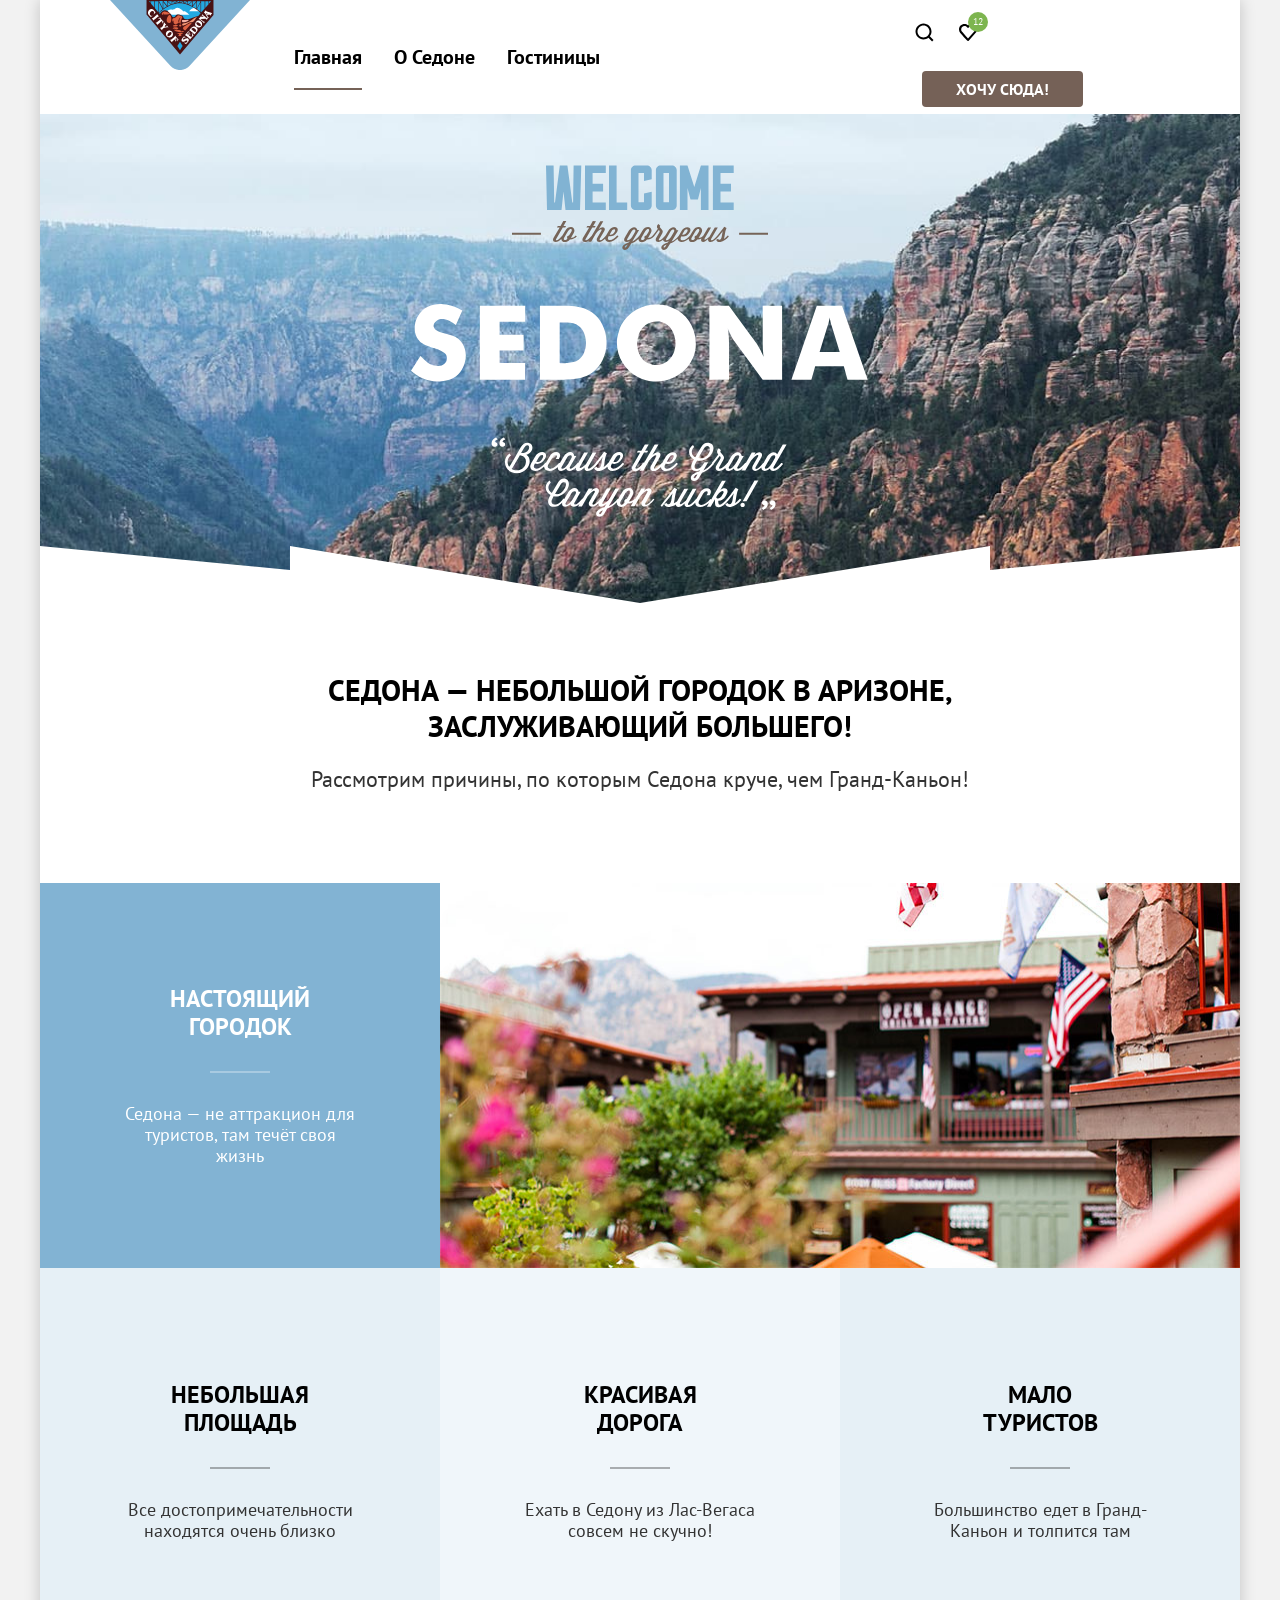
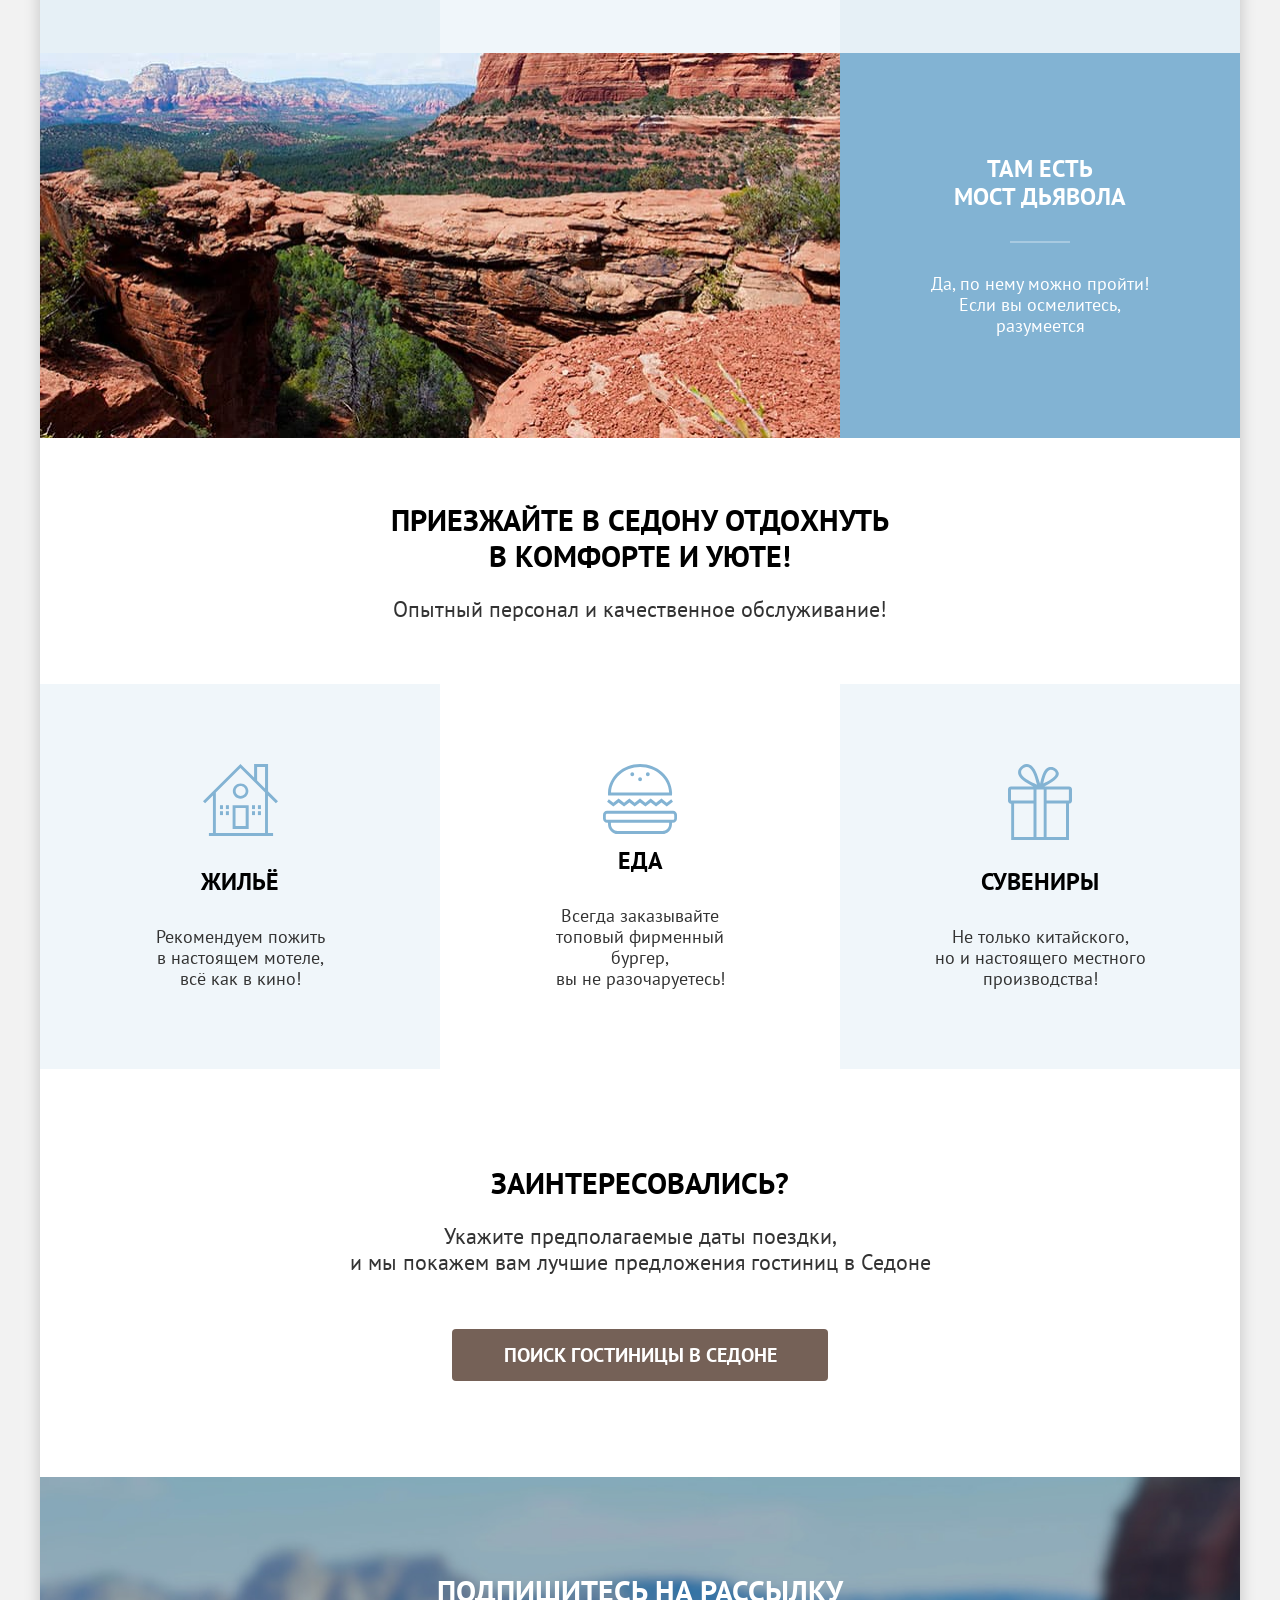
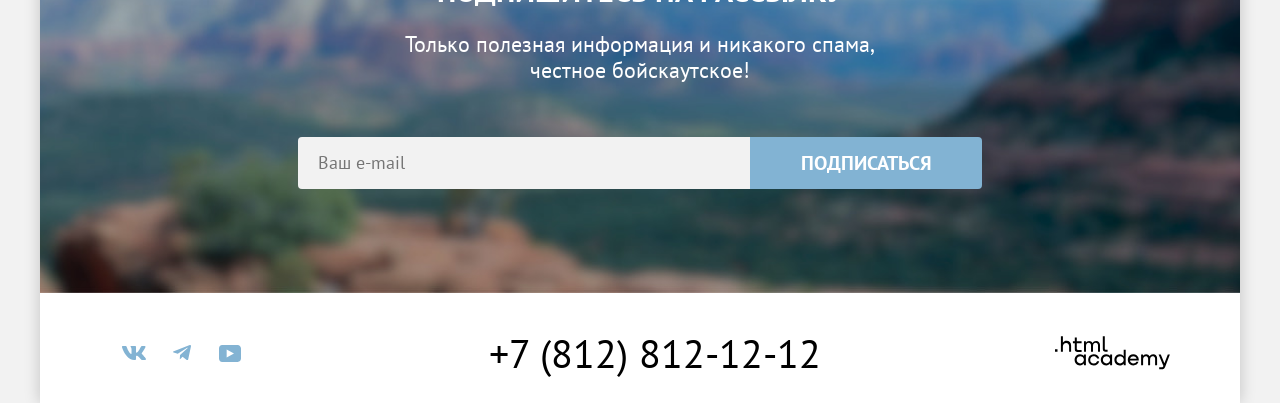
<file: index.html>
<!DOCTYPE html>
<html lang="ru">

  <head>
    <meta charset="utf-8">
    <title>HTML Academy: Седона. Главная</title>
    <link rel="icon" sizes="32x32" href="favicon.ico">
    <link rel="stylesheet" href="styles/styles.css">
  </head>

  <body>

    <div class="page-wrapper">

      <header class="page-header">
        <a class="logo" href="index.html" aria-current="page">
          <img src="images/logos/logo-sedona.svg" alt="Логотип 'City of Sedona'" width="140" height="70">
        </a>

        <nav class="navigation">
          <ul class="navigation-menu-list">
            <li class="navigation-menu-item">
              <a class="navigation-menu-link current" href="index.html" aria-current="page">Главная</a>
            </li>
            <li class="navigation-menu-item">
              <a class="navigation-menu-link" href="#">О Седоне</a>
            </li>
            <li class="navigation-menu-item">
              <a class="navigation-menu-link" href="catalog.html">Гостиницы</a>
            </li>
          </ul>
          <ul class="navigation-controls-list">
            <li class="navigation-controls-item">
              <a class="navigation-controls-link icon-link search" href="#">
                <span class="visually-hidden">Поиск</span>
              </a>
            </li>
            <li class="navigation-controls-item">
              <a class="navigation-controls-link icon-link favorites" href="#">
                <span class="visually-hidden">Отелей в избранном:</span>
                <span class="icon-favorites-badge">12</span>
              </a>
            </li>
            <li class="navigation-controls-item">
              <a class="navigation-controls-link nav-button brown-button" href="#">Хочу сюда!</a>
            </li>
          </ul>
        </nav>

      </header>


      <main class="main">

        <section class="hero-block">
          <h1 class="visually-hidden">Добро пожаловать в Седону</h1>
          <img class="hero-image" src="images/index/welcome.svg"
            alt="Welcome to the gorgeous Sedona, because the Grand Canyon sucks!" width="458" height="352">
        </section>

        <section class="message intro-section">
          <h2 class="message-title">Седона — небольшой городок в Аризоне, <br>заслуживающий большего!</h2>
          <p class="message-description">Рассмотрим причины, по которым Седона круче, чем Гранд-Каньон!</p>
        </section>

        <section class="advantages">
          <h2 class="visually-hidden">Преимущества</h2>

          <ul class="advantages-list">
            <li class="advantages-picture-container">
              <div class="advantages-item">
                <h3 class="advantages-title white">Настоящий <br>городок</h3>
                <hr class="advantages-divider">
                <p class="advantages-description white">Седона — не аттракцион для <br>туристов, там течёт своя
                  <br>жизнь
                </p>
              </div>
              <img src="images/index/photo-1.jpg"
                alt="Зелёная улочка Седоны с видом на гриль-бар и таверну 'Open Range'" width="800" height="385"
                class="advantages-picture">
            </li>
            <li class="advantages-item">
              <h3 class="advantages-title">Небольшая <br>площадь</h3>
              <hr class="advantages-divider">
              <p class="advantages-description">Все достопримечательности <br>находятся очень близко</p>
            </li>
            <li class="advantages-item">
              <h3 class="advantages-title">Красивая <br>дорога</h3>
              <hr class="advantages-divider">
              <p class="advantages-description">Ехать в Седону из Лас-Вегаса <br>совсем не скучно!</p>
            </li>
            <li class="advantages-item">
              <h3 class="advantages-title">Мало <br>туристов</h3>
              <hr class="advantages-divider">
              <p class="advantages-description">Большинство едет в Гранд-<br>Каньон и толпится там</p>
            </li>
            <li class="advantages-picture-container">
              <img src="images/index/photo-2.jpg" alt="Красная каменная арка Моста Дьявола" width="800" height="385"
                class="advantages-picture">
              <div class="advantages-item">
                <h3 class="advantages-title white">Там есть <br>мост дьявола</h3>
                <hr class="advantages-divider">
                <p class="advantages-description white">Да, по нему можно пройти! <br>Если вы осмелитесь, <br>разумеется
                </p>
              </div>

            </li>
          </ul>
        </section>

        <section class="message invitation-section">
          <h2 class="message-title">Приезжайте в Седону отдохнуть <br>в комфорте и уюте!</h2>
          <p class="message-description">Опытный персонал и качественное обслуживание!</p>
        </section>

        <section class="services">
          <h2 class="visually-hidden">Услуги</h2>

          <ul class="services-list">
            <li class="services-item icon-house">
              <h3 class="services-title">Жильё</h3>
              <p class="services-description">Рекомендуем пожить <br>в настоящем мотеле, <br>всё как в кино!</p>
            </li>
            <li class="services-item icon-food">
              <h3 class="services-title">Еда</h3>
              <p class="services-description">Всегда заказывайте <br>топовый фирменный бургер, <br>вы не
                разочаруетесь!</p>
            </li>
            <li class="services-item icon-gift">
              <h3 class="services-title">Сувениры</h3>
              <p class="services-description">Не только китайского, <br>но и настоящего местного <br>производства!</p>
            </li>
          </ul>
        </section>

        <section class="message interested-section">
          <h2 class="message-title">Заинтересовались?</h2>
          <p class="message-description">Укажите предполагаемые даты поездки, <br>и мы покажем вам лучшие предложения
            гостиниц в Седоне</p>

          <button class="message button brown-button" type="button" popovertarget="search-dialog">Поиск гостиницы в
            Седоне</button>
        </section>

        <section class="message subscribe-section white">
          <h2 class="message-title white">Подпишитесь на рассылку</h2>
          <p class="message-description white">Только полезная информация и никакого спама, <br>честное бойскаутское!
          </p>

          <form class="subscribe-form white" action="https://echo.htmlacademy.ru/" method="post">
            <label class="visually-hidden" for="subscription-email">Укажите свой e-mail:</label>
            <input class="subscribe-input input-text" type="email" id="subscription-email" name="user-email"
              placeholder="Ваш e-mail" required>
            <button class="subscribe button blue-button" type="submit">Подписаться</button>
          </form>
        </section>

        <dialog id="search-dialog" class="search-dialog" popover>
          <div class="search-dialog-header">
            <h2 class="dialog-title">Поиск гостиницы в Седоне</h2>
            <button popovertarget="search-dialog" popovertargetaction="hide" class="close-button grey-button"
              type="button">
              <span class="visually-hidden">Закрыть диалог</span>
            </button>
          </div>
          <form action="https://echo.htmlacademy.ru/" class="search-dialog-form">
            <label for="check-in-date" class="search-dialog-label">Дата заезда:</label>
            <div class="search-dialog-container-long">
              <input type="text" name="check-in-date" id="check-in-date" value="27 апреля 2020"
                class="search-dialog-input search-dialog-input-date input-text" required>
              <p class="dialog-message error">Мы не можем отправить вас в прошлое.</p>
            </div>
            <label for="check-out-date" class="search-dialog-label">Дата выезда:</label>
            <div class="search-dialog-container-long">
              <input type="text" name="check-out-date" id="check-out-date" value="1 сентября 2023"
                class="search-dialog-input search-dialog-input-date input-text" required>
              <p class="dialog-message info">На эти даты есть свободные номера. Пока есть.</p>
            </div>
            <label for="adults-number" class="search-dialog-label">Взрослые:</label>
            <span class="input-number-container">
              <button class="minus-button grey-button" type="button">
                <span class="visually-hidden">
                  Убрать один
                </span>
              </button>
              <input type="number" name="adults-number" id="adults-number" value="2"
                class="search-dialog-input search-dialog-input-number input-text input-number" required>
              <button class="plus-button grey-button" type="button">
                <span class="visually-hidden">
                  Добавить один
                </span>
              </button>
            </span>
            <div class="children-container">
              <div class="children-label-container">
                <label for="children-number" class="search-dialog-label">Дети:</label>
                <button class="icon-info" type="button">
                  <span class="visually-hidden">info children</span>
                  <span class="children-tooltip" role="tooltip">
                    Укажите количество детей, которые будут с вами, возраст которых от 6 до 18 лет. Дети до 6 лет
                    размещаются бесплатно.
                  </span>
                </button>
              </div>
              <span class="input-number-container">
                <button class="minus-button grey-button" type="button">
                  <span class="visually-hidden">
                    Убрать один
                  </span>
                </button>
                <input type="number" name="children-number" id="children-number" value="2"
                  class="search-dialog-input search-dialog-input-number input-text input-number">
                <button class="plus-button grey-button" type="button">
                  <span class="visually-hidden">
                    Добавить один
                  </span>
                </button>
              </span>
            </div>
            <button type="submit" class="search-dialog-submit blue-button">Найти</button>
          </form>

        </dialog>
      </main>


      <footer class="page-footer">

        <section class="footer-section">
          <ul class="socials-list">
            <li class="socials-item">
              <a class="socials-link" href="https://vk.com/htmlacademy" target="_blank" rel="noopener noreferrer">
                <svg role="img" aria-label="ВКонтакте" width="24" height="14" viewBox="0 0 24 14" fill="currentColor"
                  xmlns="http://www.w3.org/2000/svg">
                  <path fill-rule="evenodd" clip-rule="evenodd"
                    d="M23.45 0.948C23.616 0.402 23.45 0 22.655 0H20.03C19.362 0 19.054 0.347 18.887 0.73C18.887 0.73 17.552 3.926 15.661 6.002C15.049 6.604 14.771 6.795 14.437 6.795C14.27 6.795 14.019 6.604 14.019 6.057V0.948C14.019 0.292 13.835 0 13.279 0H9.151C8.734 0 8.483 0.304 8.483 0.593C8.483 1.214 9.429 1.358 9.526 3.106V6.904C9.526 7.737 9.373 7.888 9.039 7.888C8.149 7.888 5.984 4.677 4.699 1.003C4.45 0.288 4.198 0 3.527 0H0.9C0.15 0 0 0.347 0 0.73C0 1.412 0.89 4.8 4.145 9.281C6.315 12.341 9.37 14 12.153 14C13.822 14 14.028 13.632 14.028 12.997V10.684C14.028 9.947 14.186 9.8 14.715 9.8C15.105 9.8 15.772 9.992 17.33 11.467C19.11 13.216 19.403 14 20.405 14H23.03C23.78 14 24.156 13.632 23.94 12.904C23.702 12.18 22.852 11.129 21.725 9.882C21.113 9.172 20.195 8.407 19.916 8.024C19.527 7.533 19.638 7.314 19.916 6.877C19.916 6.877 23.116 2.451 23.449 0.948H23.45Z" />
                </svg>
              </a>
            </li>
            <li class="socials-item">
              <a class="socials-link" href="https://t.me/htmlacademy" target="_blank" rel="noopener noreferrer">
                <svg role="img" aria-label="Telegram" width="18" height="16" viewBox="0 0 18 16" fill="currentColor"
                  xmlns="http://www.w3.org/2000/svg">
                  <path
                    d="M16.785 0.0992597L0.840489 6.24776C-0.247661 6.68481 -0.241365 7.29184 0.640845 7.56253L4.73445 8.83953L14.2058 2.8637C14.6537 2.59121 15.0629 2.7378 14.7265 3.03636L7.05283 9.96185H7.05103L7.05283 9.96275L6.77045 14.1823C7.18413 14.1823 7.36669 13.9925 7.59871 13.7686L9.58705 11.8351L13.7229 14.89C14.4855 15.31 15.0332 15.0941 15.2229 14.1841L17.9379 1.38885C18.2158 0.274623 17.5126 -0.229883 16.785 0.0992597Z" />
                </svg>
              </a>
            </li>
            <li class="socials-item">
              <a class="socials-link" href="https://www.youtube.com/user/htmlacademyru" target="_blank"
                rel="noopener noreferrer">
                <svg role="img" aria-label="YouTube" width="22" height="17" viewBox="0 0 22 17" fill="currentColor"
                  xmlns="http://www.w3.org/2000/svg">
                  <path
                    d="M18.607 0H3.17413C1.31343 0 0 1.59375 0 3.4V13.4937C0 15.4062 1.31343 17 3.17413 17H18.8259C20.4677 17 22 15.4062 22 13.6V3.4C21.7811 1.59375 20.4677 0 18.607 0ZM7.66169 12.5375V4.4625L14.995 8.5L7.66169 12.5375Z" />
                </svg>
              </a>
            </li>
          </ul>
        </section>

        <section class="footer-section">
          <h2 class="visually-hidden">Телефон</h2>
          <a class="phone-link" href="tel:+78128121212">+7 (812) 812-12-12</a>
        </section>

        <section class="footer-section">
          <h2 class="visually-hidden">Разработчик сайта</h2>
          <a class="developer-link" href="https://htmlacademy.ru/intensive/htmlcss" target="_blank"
            rel="noopener noreferrer">
            <svg class="logo-developer" role="img" aria-label="HTML Academy" xmlns="http://www.w3.org/2000/svg"
              width="115" height="34" viewBox="0 0 115 34" fill="currentColor">
              <path
                d="M0 13.26v2.6h2.5v-2.6zm11.6-8.4c-1.6 0-2.8.7-3.6 1.7h-.1V.36h-2v15.5h2v-5.3c0-2.1 1.3-3.6 3.3-3.6 1.8 0 2.9 1.4 2.9 3.2v5.7h2v-6.1c.1-3-1.8-4.9-4.5-4.9m15 .3h-4.8v-3.7h-2v3.8h-1.9v2h1.9v6c0 1.7 1 2.7 2.7 2.7h4.1v-2h-3.7c-.7 0-1.1-.4-1.1-1.1v-5.7h4.8zm14.5-.2c-1.6 0-2.9.8-3.5 2.1h-.1c-.6-1.2-1.8-2.1-3.4-2.1-1.4 0-2.5.8-3.1 1.8h-.1v-1.6H29v10.6h2v-5.4c0-2 1-3.5 2.6-3.5 1.5 0 2.4 1 2.4 2.6v6.3h2v-5.6c0-2.4 1.4-3.3 2.6-3.3 1.5 0 2.4 1 2.4 2.6v6.3h2v-6.5c.1-2.5-1.4-4.3-3.9-4.3m6.7 8.1c0 1.7 1 2.7 2.8 2.7h2v-2h-1.7c-.7 0-1.1-.4-1.1-1.1V.36h-2zm-18.9 7c-.9-1.1-2.2-1.8-3.9-1.8-3.1 0-5.4 2.3-5.4 5.6s2.3 5.6 5.4 5.6c1.8 0 3-.8 3.8-1.9h.1v1.6h2v-10.6h-2zm-3.6 7.4c-2.2 0-3.6-1.6-3.6-3.6s1.4-3.6 3.6-3.6 3.6 1.6 3.6 3.6c0 1.9-1.4 3.6-3.6 3.6m18.9-5.1c-.5-2.4-2.6-4.1-5.4-4.1a5.4 5.4 0 0 0-5.6 5.6c0 3.1 2.2 5.6 5.6 5.6 2.8 0 4.9-1.8 5.4-4.2h-2.1a3.4 3.4 0 0 1-3.3 2.3c-2.2 0-3.6-1.6-3.6-3.6s1.4-3.6 3.6-3.6c1.6 0 2.8 1 3.3 2.2h2.1zm10.9-2.3c-.9-1.1-2.2-1.8-3.9-1.8-3.1 0-5.4 2.3-5.4 5.6s2.3 5.6 5.4 5.6c1.8 0 3-.8 3.8-1.9h.1v1.6h2v-10.6h-2zm-3.6 7.4c-2.2 0-3.6-1.6-3.6-3.6s1.4-3.6 3.6-3.6 3.6 1.6 3.6 3.6c0 1.9-1.5 3.6-3.6 3.6m17.2-7.3c-.9-1.1-2.2-1.9-3.9-1.9-3.1 0-5.4 2.3-5.4 5.6s2.2 5.6 5.4 5.6c1.7 0 3-.8 3.8-1.8h.1v1.5h2v-15.4h-2zm-3.6 7.3c-2.2 0-3.6-1.6-3.6-3.6s1.4-3.6 3.6-3.6 3.6 1.6 3.6 3.6c-.1 2-1.5 3.6-3.6 3.6m13.2-9.2c-3.3 0-5.5 2.5-5.5 5.6 0 3 2.1 5.6 5.5 5.6 2.5 0 4.5-1.3 5.2-3.6h-2.1c-.5 1-1.6 1.6-3 1.6-1.9 0-3.3-1.3-3.4-2.9h8.8c.2-3.6-2-6.3-5.5-6.3m0 1.9c1.7 0 3 1 3.3 2.6h-6.5c.3-1.5 1.5-2.6 3.2-2.6m19.9-1.9c-1.6 0-2.9.8-3.6 2h-.1c-.6-1.2-1.8-2-3.4-2-1.4 0-2.5.7-3.1 1.8v-1.5h-1.9v10.6h2v-5.4c0-2 1-3.4 2.6-3.5 1.5 0 2.4 1 2.4 2.6v6.3h2v-5.6c0-2.4 1.4-3.3 2.6-3.3 1.5 0 2.4 1 2.4 2.6v6.3h2v-6.5c.1-2.6-1.4-4.4-3.9-4.4m11.2 9.1-3.6-8.9h-2.2l4.8 11.6c-.3.9-.7 1.2-1.7 1.2h-2.5v2h2.5c1.8 0 2.8-.8 3.5-2.6l4.7-12.2h-2.1z" />
            </svg>
          </a>
        </section>
      </footer>

    </div>

  </body>

</html>
</file>
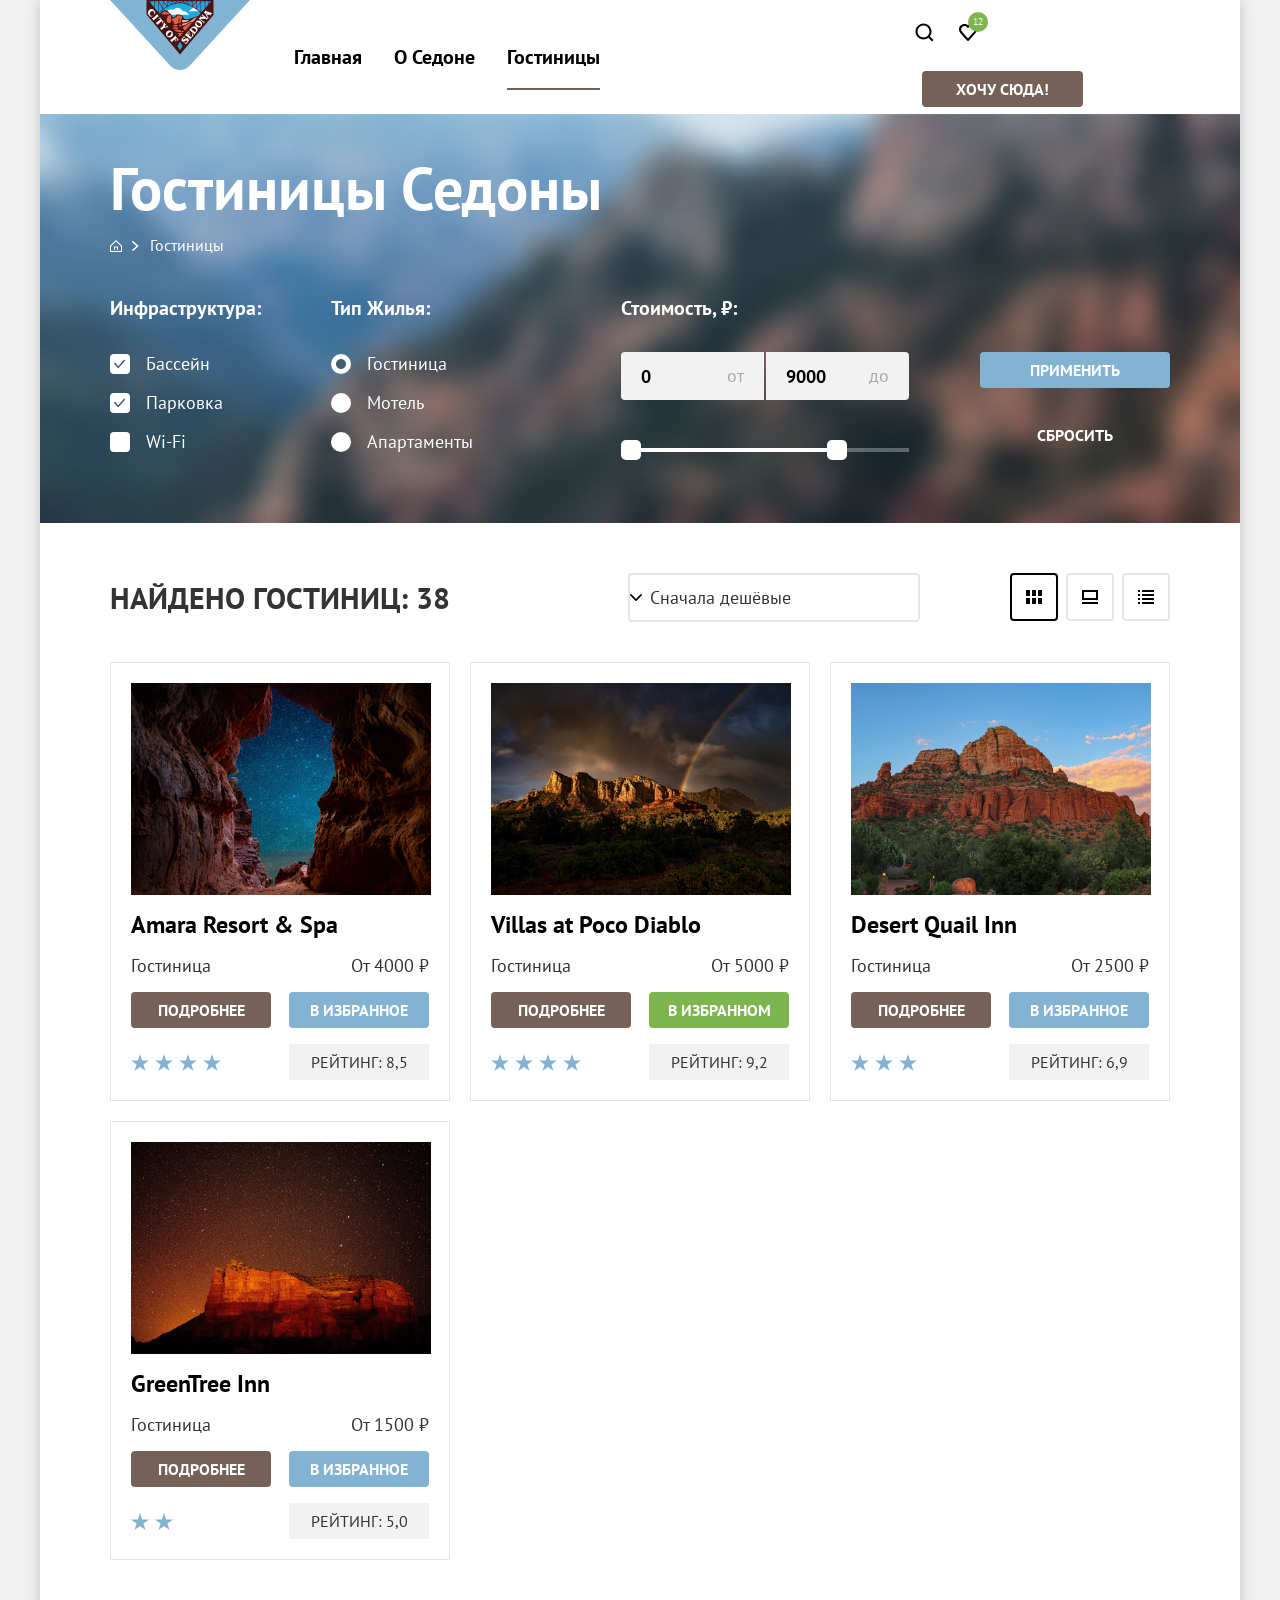
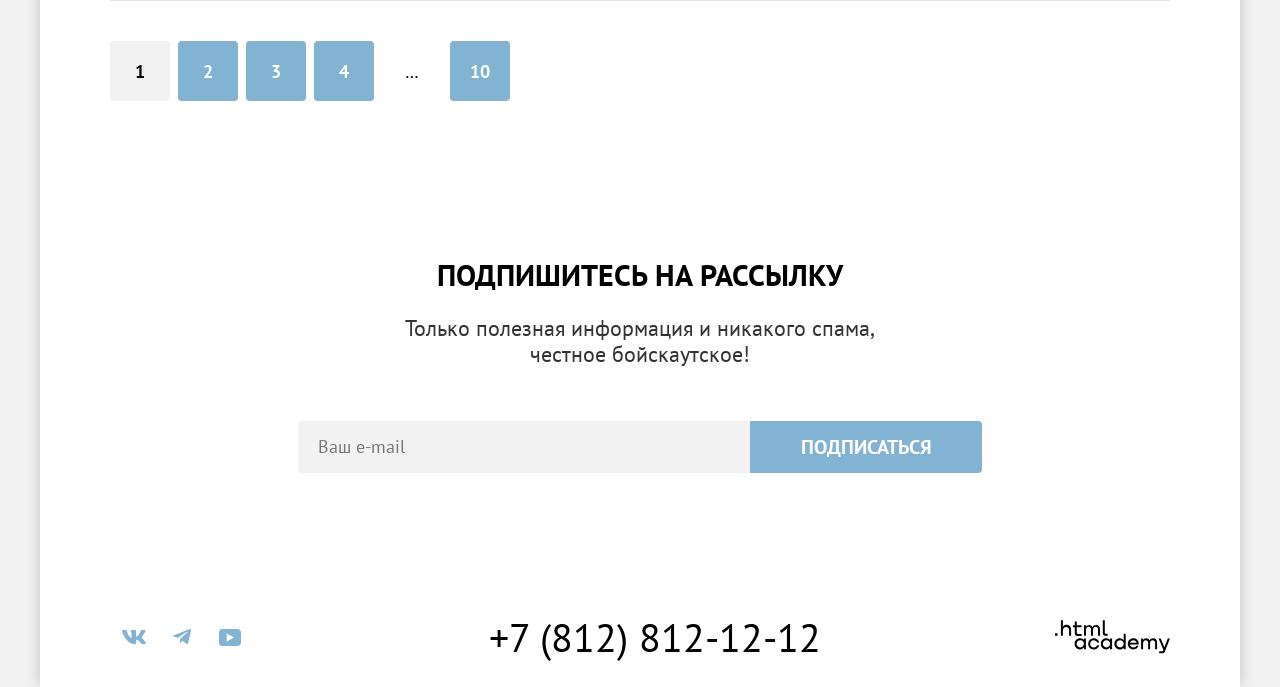
<file: catalog.html>
<!DOCTYPE html>
<html lang="ru">

  <head>
    <meta charset="utf-8">
    <title>HTML Academy: Седона. Гостиницы</title>
    <link rel="icon" sizes="32x32" href="favicon.ico">
    <link rel="stylesheet" href="styles/styles.css">
  </head>

  <body>

    <div class="page-wrapper">

      <header class="page-header">
        <a class="logo" href="index.html" aria-current="page">
          <img src="images/logos/logo-sedona.svg" alt="Логотип 'City of Sedona'" width="140" height="70">
        </a>

        <nav class="navigation">
          <ul class="navigation-menu-list">
            <li class="navigation-menu-item">
              <a class="navigation-menu-link" href="index.html" aria-current="page">Главная</a>
            </li>
            <li class="navigation-menu-item">
              <a class="navigation-menu-link" href="#">О Седоне</a>
            </li>
            <li class="navigation-menu-item">
              <a class="navigation-menu-link current" href="catalog.html">Гостиницы</a>
            </li>
          </ul>
          <ul class="navigation-controls-list">
            <li class="navigation-controls-item">
              <a class="navigation-controls-link icon-link search" href="#">
                <span class="visually-hidden">Поиск</span>
              </a>
            </li>
            <li class="navigation-controls-item">
              <a class="navigation-controls-link icon-link favorites" href="#">
                <span class="visually-hidden">Отелей в избранном:</span>
                <span class="icon-favorites-badge">12</span>
              </a>
            </li>
            <li class="navigation-controls-item">
              <a class="navigation-controls-link nav-button brown-button" href="#">Хочу сюда!</a>
            </li>
          </ul>
        </nav>

      </header>


      <main class="main">

        <header class="catalog-header">
          <h1 class="catalog-title">Гостиницы Седоны</h1>

          <ul class="breadcrumbs-list">
            <li class="breadcrumbs-item">
              <a class="breadcrumbs-link icon-home" href="index.html">
                <span class="visually-hidden">Главная</span>
              </a>
            </li>
            <li class="breadcrumbs-item">
              <a class="breadcrumbs-link current" aria-current="page">Гостиницы</a>
            </li>
          </ul>

          <section class="catalog-filters">
            <h2 class="visually-hidden">Список фильтров</h2>

            <form class="filter-form" action="https://echo.htmlacademy.ru/" method="get">
              <div class="filter-group-container">
                <fieldset class="filter-group">
                  <legend class="filter-title">Инфраструктура:</legend>

                  <ul class="filter-list">
                    <li class="filter-item">
                      <label class="control">
                        <input class="control-input checkbox" type="checkbox" name="swimming-pool" checked>Бассейн
                      </label>
                    </li>
                    <li class="filter-item">
                      <label class="control">
                        <input class="control-input checkbox" type="checkbox" name="parking-area" checked>Парковка
                      </label>
                    </li>
                    <li class="filter-item">
                      <label class="control">
                        <input class="control-input checkbox" type="checkbox" name="wi-fi">Wi-Fi
                      </label>
                    </li>
                  </ul>
                </fieldset>

                <fieldset class="filter-group">
                  <legend class="filter-title">Тип Жилья:</legend>

                  <ul class="filter-list">
                    <li class="filter-item">
                      <label class="control">
                        <input class="control-input radio" type="radio" name="type-of-housing" value="hotel"
                          checked>Гостиница
                      </label>
                    </li>
                    <li class="filter-item">
                      <label class="control">
                        <input class="control-input radio" type="radio" name="type-of-housing" value="motel">Мотель
                      </label>
                    </li>
                    <li class="filter-item">
                      <label class="control">
                        <input class="control-input radio" type="radio" name="type-of-housing"
                          value="apartments">Апартаменты
                      </label>
                    </li>
                  </ul>
                </fieldset>
              </div>

              <div class="filter-group-container">
                <fieldset class="filter-group">
                  <legend class="filter-title">Стоимость, ₽:</legend>

                  <ul class="filter-list-prices">
                    <li class="filter-item range-input-container">
                      <label class="control range-label" for="price-min">
                        от
                      </label>
                      <input class="price-min input-text input-number" id="price-min" type="number" name="price-min" min="0" value="0">
                    </li>
                    <li class="filter-item range-input-container">
                      <label class="control range-label" for="price-max">
                        до
                      </label>
                      <input class="price-max input-text input-number" id="price-max" type="number" name="price-max" value="9000">
                    </li>
                    <li class="filter-slider-control">
                      <div class="range-background"></div>
                      <div class="range-background-active"></div>
                      <button class="range-button button-min" type="button">
                        <span class="visually-hidden">Установить минимальную стоимость</span>
                      </button>
                      <button class="range-button button-max" type="button">
                        <span class="visually-hidden">Установить максимальную стоимость</span>
                      </button>
                    </li>
                  </ul>
                </fieldset>
                <div class="filter-button-container">
                  <button class="submit button blue-button" type="submit">Применить</button>
                  <button class="reset button" type="reset">Сбросить</button>
                </div>
              </div>
            </form>
          </section>
        </header>

        <section class="catalog-filters-result">
          <div class="result-settings-wrapper">
            <h2 class="result-title">Найдено гостиниц: 38</h2>

            <div class="result-settings">
              <select name="result-sort" aria-label="Сортировка" class="result-sort">
                <option value="most-popular">Сначала популярные</option>
                <option value="low-price" selected>Сначала дешёвые</option>
                <option value="high-rating">Сначала высокого рейтинга</option>
              </select>
              <ul class="result-view-list">
                <li>
                  <a href="catalog.html?view=tile" title="Вид плиткой" class="result-view-button icon-tile selected">
                    <span class="visually-hidden">Вид плиткой</span>
                  </a>
                </li>
                <li>
                  <a href="catalog.html?view=card" title="Вид карточками" class="result-view-button icon-card">
                    <span class="visually-hidden">Вид карточками</span>
                  </a>
                </li>
                <li>
                  <a href="catalog.html?view=list" title="Вид списком" class="result-view-button icon-list">
                    <span class="visually-hidden">Вид списком</span>
                  </a>
                </li>
              </ul>
            </div>
          </div>

          <ul class="result-list">
            <li class="result-item">
              <img class="item-image" src="images/catalog/catalog-amara-resort-and-spa.jpg"
                alt="Скалистая арка красного песчаника, в её проёме видно звёздное небо" width="300" height="212">
              <h3 class="item-name">Amara Resort & Spa</h3>

              <div class="item-details">
                <span class="type-of-housing">Гостиница</span>
                <span class="price">От 4000 ₽</span>
              </div>

              <div class="item-controls">
                <a class="details button brown-button" href="#">Подробнее</a>
                <button class="favorite button blue-button" type="button">В избранное</button>
              </div>

              <div class="item-rating">
                <div class="rating-stars">
                  <span class="visually-hidden">4 звезды</span>
                  <span class="icon-star"></span>
                  <span class="icon-star"></span>
                  <span class="icon-star"></span>
                  <span class="icon-star"></span>
                </div>
                <span class="rating-text">Рейтинг: 8,5</span>
              </div>
            </li>

            <li class="result-item">
              <img class="item-image" src="images/catalog/catalog-villas-at-poco-diablo.jpg"
                alt="Вдалеке, под грозовым небом с радугой, виден хребет из красного песчаника" width="300"
                height="212">
              <h3 class="item-name">Villas at Poco Diablo</h3>

              <div class="item-details">
                <span class="type-of-housing">Гостиница</span>
                <span class="price">От 5000 ₽</span>
              </div>

              <div class="item-controls">
                <a class="details button brown-button" href="#">Подробнее</a>
                <button class="favorite button is-added green-button" type="button">В избранном</button>
              </div>

              <div class="item-rating">
                <div class="rating-stars">
                  <span class="visually-hidden">4 звезды</span>
                  <span class="icon-star"></span>
                  <span class="icon-star"></span>
                  <span class="icon-star"></span>
                  <span class="icon-star"></span>
                </div>
                <span class="rating-text">Рейтинг: 9,2</span>
              </div>
            </li>

            <li class="result-item">
              <img class="item-image" src="images/catalog/catalog-desert-quail-inn.jpg"
                alt="Бьютт из красного песчаника на фоне голубого неба на закате, вид с зелёной территории отеля"
                width="300" height="212">
              <h3 class="item-name">Desert Quail Inn</h3>

              <div class="item-details">
                <span class="type-of-housing">Гостиница</span>
                <span class="price">От 2500 ₽</span>
              </div>

              <div class="item-controls">
                <a class="details button brown-button" href="#">Подробнее</a>
                <button class="favorite button blue-button" type="button">В избранное</button>
              </div>

              <div class="item-rating">
                <div class="rating-stars">
                  <span class="visually-hidden">3 звезды</span>
                  <span class="icon-star"></span>
                  <span class="icon-star"></span>
                  <span class="icon-star"></span>
                </div>
                <span class="rating-text">Рейтинг: 6,9</span>
              </div>
            </li>

            <li class="result-item">
              <img class="item-image" src="images/catalog/catalog-greentree-inn.jpg"
                alt="Подсвеченная тёплым светом скала-останец из красного песчаника на фоне звёздного неба" width="300"
                height="212">
              <h3 class="item-name">GreenTree Inn</h3>

              <div class="item-details">
                <span class="type-of-housing">Гостиница</span>
                <span class="price">От 1500 ₽</span>
              </div>

              <div class="item-controls">
                <a class="details button brown-button" href="#">Подробнее</a>
                <button class="favorite button blue-button" type="button">В избранное</button>
              </div>

              <div class="item-rating">
                <div class="rating-stars">
                  <span class="visually-hidden">2 звезды</span>
                  <span class="icon-star"></span>
                  <span class="icon-star"></span>
                </div>
                <span class="rating-text">Рейтинг: 5,0</span>
              </div>
            </li>

          </ul>

          <hr class="result-divider">

          <ul class="pagination-list">
            <li class="pagination-item">
              <a class="pagination-link current" aria-current="page">1</a>
            </li>
            <li class="pagination-item">
              <a class="pagination-link blue-button" href="#">2</a>
            </li>
            <li class="pagination-item">
              <a class="pagination-link blue-button" href="#">3</a>
            </li>
            <li class="pagination-item">
              <a class="pagination-link blue-button" href="#">4</a>
            </li>
            <li class="pagination-item">
              <a class="pagination-link gap">…</a>
            </li>
            <li class="pagination-item">
              <a class="pagination-link blue-button" href="#">10</a>
            </li>
          </ul>
        </section>

        <section class="message subscribe-section">
          <h2 class="message-title">Подпишитесь на рассылку</h2>
          <p class="message-description">Только полезная информация и никакого спама, <br>честное бойскаутское!
          </p>

          <form class="subscribe-form" action="https://echo.htmlacademy.ru/" method="post">
            <label class="visually-hidden" for="subscription-email">Укажите свой e-mail:</label>
            <input class="subscribe-input input-text" type="email" id="subscription-email" name="user-email"
              placeholder="Ваш e-mail" required>
            <button class="subscribe button blue-button" type="submit">Подписаться</button>
          </form>
        </section>
      </main>


      <footer class="page-footer">

        <section class="footer-section">
          <h2 class="visually-hidden">Социальные сети</h2>
          <ul class="socials-list">
            <li class="socials-item">
              <a class="socials-link" href="https://vk.com/htmlacademy" target="_blank"
                rel="noopener noreferrer">
                <svg width="24" height="14" viewBox="0 0 24 14" fill="currentColor" xmlns="http://www.w3.org/2000/svg">
                  <path fill-rule="evenodd" clip-rule="evenodd"
                    d="M23.45 0.948C23.616 0.402 23.45 0 22.655 0H20.03C19.362 0 19.054 0.347 18.887 0.73C18.887 0.73 17.552 3.926 15.661 6.002C15.049 6.604 14.771 6.795 14.437 6.795C14.27 6.795 14.019 6.604 14.019 6.057V0.948C14.019 0.292 13.835 0 13.279 0H9.151C8.734 0 8.483 0.304 8.483 0.593C8.483 1.214 9.429 1.358 9.526 3.106V6.904C9.526 7.737 9.373 7.888 9.039 7.888C8.149 7.888 5.984 4.677 4.699 1.003C4.45 0.288 4.198 0 3.527 0H0.9C0.15 0 0 0.347 0 0.73C0 1.412 0.89 4.8 4.145 9.281C6.315 12.341 9.37 14 12.153 14C13.822 14 14.028 13.632 14.028 12.997V10.684C14.028 9.947 14.186 9.8 14.715 9.8C15.105 9.8 15.772 9.992 17.33 11.467C19.11 13.216 19.403 14 20.405 14H23.03C23.78 14 24.156 13.632 23.94 12.904C23.702 12.18 22.852 11.129 21.725 9.882C21.113 9.172 20.195 8.407 19.916 8.024C19.527 7.533 19.638 7.314 19.916 6.877C19.916 6.877 23.116 2.451 23.449 0.948H23.45Z" />
                </svg>

                <span class="visually-hidden">ВКонтакте</span>
              </a>
            </li>
            <li class="socials-item">
              <a class="socials-link" href="https://t.me/htmlacademy" target="_blank"
                rel="noopener noreferrer">
                <svg width="18" height="16" viewBox="0 0 18 16" fill="currentColor" xmlns="http://www.w3.org/2000/svg">
                  <path
                    d="M16.785 0.0992597L0.840489 6.24776C-0.247661 6.68481 -0.241365 7.29184 0.640845 7.56253L4.73445 8.83953L14.2058 2.8637C14.6537 2.59121 15.0629 2.7378 14.7265 3.03636L7.05283 9.96185H7.05103L7.05283 9.96275L6.77045 14.1823C7.18413 14.1823 7.36669 13.9925 7.59871 13.7686L9.58705 11.8351L13.7229 14.89C14.4855 15.31 15.0332 15.0941 15.2229 14.1841L17.9379 1.38885C18.2158 0.274623 17.5126 -0.229883 16.785 0.0992597Z" />
                </svg>

                <span class="visually-hidden">Telegram</span>
              </a>
            </li>
            <li class="socials-item">
              <a class="socials-link" href="https://www.youtube.com/user/htmlacademyru" target="_blank"
                rel="noopener noreferrer">
                <svg width="22" height="17" viewBox="0 0 22 17" fill="currentColor" xmlns="http://www.w3.org/2000/svg">
                  <path
                    d="M18.607 0H3.17413C1.31343 0 0 1.59375 0 3.4V13.4937C0 15.4062 1.31343 17 3.17413 17H18.8259C20.4677 17 22 15.4062 22 13.6V3.4C21.7811 1.59375 20.4677 0 18.607 0ZM7.66169 12.5375V4.4625L14.995 8.5L7.66169 12.5375Z" />
                </svg>
                <span class="visually-hidden">YouTube</span>
              </a>
            </li>
          </ul>
        </section>

        <section class="footer-section">
          <h2 class="visually-hidden">Телефон</h2>
          <a class="phone-link" href="tel:+78128121212">+7 (812) 812-12-12</a>
        </section>

        <section class="footer-section">
          <h2 class="visually-hidden">Разработчик сайта</h2>
          <a class="developer-link" href="https://htmlacademy.ru/intensive/htmlcss" target="_blank"
            rel="noopener noreferrer">
            <svg class="logo-developer" xmlns="http://www.w3.org/2000/svg" width="115" height="34" aria-hidden="true">
              <path
                d="M0 13.26v2.6h2.5v-2.6zm11.6-8.4c-1.6 0-2.8.7-3.6 1.7h-.1V.36h-2v15.5h2v-5.3c0-2.1 1.3-3.6 3.3-3.6 1.8 0 2.9 1.4 2.9 3.2v5.7h2v-6.1c.1-3-1.8-4.9-4.5-4.9m15 .3h-4.8v-3.7h-2v3.8h-1.9v2h1.9v6c0 1.7 1 2.7 2.7 2.7h4.1v-2h-3.7c-.7 0-1.1-.4-1.1-1.1v-5.7h4.8zm14.5-.2c-1.6 0-2.9.8-3.5 2.1h-.1c-.6-1.2-1.8-2.1-3.4-2.1-1.4 0-2.5.8-3.1 1.8h-.1v-1.6H29v10.6h2v-5.4c0-2 1-3.5 2.6-3.5 1.5 0 2.4 1 2.4 2.6v6.3h2v-5.6c0-2.4 1.4-3.3 2.6-3.3 1.5 0 2.4 1 2.4 2.6v6.3h2v-6.5c.1-2.5-1.4-4.3-3.9-4.3m6.7 8.1c0 1.7 1 2.7 2.8 2.7h2v-2h-1.7c-.7 0-1.1-.4-1.1-1.1V.36h-2zm-18.9 7c-.9-1.1-2.2-1.8-3.9-1.8-3.1 0-5.4 2.3-5.4 5.6s2.3 5.6 5.4 5.6c1.8 0 3-.8 3.8-1.9h.1v1.6h2v-10.6h-2zm-3.6 7.4c-2.2 0-3.6-1.6-3.6-3.6s1.4-3.6 3.6-3.6 3.6 1.6 3.6 3.6c0 1.9-1.4 3.6-3.6 3.6m18.9-5.1c-.5-2.4-2.6-4.1-5.4-4.1a5.4 5.4 0 0 0-5.6 5.6c0 3.1 2.2 5.6 5.6 5.6 2.8 0 4.9-1.8 5.4-4.2h-2.1a3.4 3.4 0 0 1-3.3 2.3c-2.2 0-3.6-1.6-3.6-3.6s1.4-3.6 3.6-3.6c1.6 0 2.8 1 3.3 2.2h2.1zm10.9-2.3c-.9-1.1-2.2-1.8-3.9-1.8-3.1 0-5.4 2.3-5.4 5.6s2.3 5.6 5.4 5.6c1.8 0 3-.8 3.8-1.9h.1v1.6h2v-10.6h-2zm-3.6 7.4c-2.2 0-3.6-1.6-3.6-3.6s1.4-3.6 3.6-3.6 3.6 1.6 3.6 3.6c0 1.9-1.5 3.6-3.6 3.6m17.2-7.3c-.9-1.1-2.2-1.9-3.9-1.9-3.1 0-5.4 2.3-5.4 5.6s2.2 5.6 5.4 5.6c1.7 0 3-.8 3.8-1.8h.1v1.5h2v-15.4h-2zm-3.6 7.3c-2.2 0-3.6-1.6-3.6-3.6s1.4-3.6 3.6-3.6 3.6 1.6 3.6 3.6c-.1 2-1.5 3.6-3.6 3.6m13.2-9.2c-3.3 0-5.5 2.5-5.5 5.6 0 3 2.1 5.6 5.5 5.6 2.5 0 4.5-1.3 5.2-3.6h-2.1c-.5 1-1.6 1.6-3 1.6-1.9 0-3.3-1.3-3.4-2.9h8.8c.2-3.6-2-6.3-5.5-6.3m0 1.9c1.7 0 3 1 3.3 2.6h-6.5c.3-1.5 1.5-2.6 3.2-2.6m19.9-1.9c-1.6 0-2.9.8-3.6 2h-.1c-.6-1.2-1.8-2-3.4-2-1.4 0-2.5.7-3.1 1.8v-1.5h-1.9v10.6h2v-5.4c0-2 1-3.4 2.6-3.5 1.5 0 2.4 1 2.4 2.6v6.3h2v-5.6c0-2.4 1.4-3.3 2.6-3.3 1.5 0 2.4 1 2.4 2.6v6.3h2v-6.5c.1-2.6-1.4-4.4-3.9-4.4m11.2 9.1-3.6-8.9h-2.2l4.8 11.6c-.3.9-.7 1.2-1.7 1.2h-2.5v2h2.5c1.8 0 2.8-.8 3.5-2.6l4.7-12.2h-2.1z" />
            </svg>
            <span class="visually-hidden">HTML Academy</span>
          </a>
        </section>
      </footer>

    </div>

  </body>

</html>
</file>
<file: styles/styles.css>
@font-face {
  font-family: "PT Sans";
  font-weight: 400;
  font-style: normal;
  src: url("../fonts/ptsans-400.woff2") format(woff2);
  font-display: swap;
}

@font-face {
  font-family: "PT Sans";
  font-weight: 700;
  font-style: normal;
  src: url("../fonts/ptsans-700.woff2") format(woff2);
  font-display: swap;
}

*,
*::before,
*::after {
  box-sizing: border-box;
}

.visually-hidden {
  position: absolute;
  width: 1px;
  height: 1px;
  margin: -1px;
  border: 0;
  padding: 0;
  white-space: nowrap;
  clip-path: inset(100%);
  clip: rect(0 0 0 0);
  overflow: hidden;
}

/* Common */

body {
  width: 100%;
  margin: 0;
  background-color: #f2f2f2;
  color: #333333;
  font-family: "PT Sans", "Arial", sans-serif;
  font-weight: 400;
  font-size: 18px;
  line-height: 21px;
}

.page-wrapper {
  width: 1200px;
  margin: 0 auto;
  background-color: #ffffff;
  box-shadow: 0 0 15px 0 #00000033;
}

.white {
  color: #ffffff;
}

.button {
  border: none;
  border-radius: 4px;
  padding-top: 8px;
  padding-bottom: 8px;
  font-family: "PT Sans", "Arial", sans-serif;
  color: #ffffff;
  font-size: 16px;
  line-height: 20px;
  font-weight: 700;
  text-transform: uppercase;
  text-align: center;
  vertical-align: middle;
  background-color: #756157;
  cursor: pointer;
}

/* Page Header */

.page-header {
  position: relative;
  display: flex;
  justify-content: center;
  min-height: 64px;
  gap: 30px;
  padding: 0 70px;
}

.page-header .logo {
  position: absolute;
  top: 0;
  left: 70px;
}

.page-header .logo:hover {
  opacity: 0.9;
}

.page-header .logo:focus-visible {
  outline: 2px solid #68a2ca;
}

.page-header .logo:active {
  opacity: 0.7;
}

.navigation {
  display: flex;
  width: 100%;
  justify-content: space-between;
  margin-left: 168px;
}

.navigation-menu-list,
.navigation-controls-list {
  display: flex;
  flex-wrap: wrap;
  justify-content: flex-start;
  align-items: center;
  margin: 0;
  padding: 0;
  list-style: none;
}

.navigation-menu-list {
  max-width: 604px;
}

.navigation-controls-list {
  max-width: 268px;
}

.navigation-menu-item {
  padding: 20px 16px;
}

.navigation-menu-link,
.navigation-controls-link {
  font-size: 20px;
  line-height: 24px;
  font-weight: 700;
  color: #000000;
  text-decoration: none;
}

.navigation-menu-link {
  position: relative;
  padding-bottom: 20px;
}

.navigation-menu-link.current::after {
  content: "";
  position: absolute;
  left: 0;
  right: 0;
  bottom: 0;
  height: 2px;
  background: #756257;
}

.navigation-menu-link:not(.current):hover {
  opacity: 0.6;
}

.navigation-menu-link:focus-visible {
  outline: 2px solid #68a2ca;
  border: none;
}

.navigation-menu-link:not(.current):active {
  opacity: 0.3;
}

.navigation-controls-link {
  display: inline-block;
}

.icon-link:hover,
.icon-link:focus-visible {
  opacity: 0.6;
}

.icon-link:active {
  opacity: 0.3;
}

.icon-link:focus-visible {
  outline: 2px solid #68a2ca;
  border: none;
}

.search {
  display: flex;
  background: url("../images/icons/search.svg") no-repeat center;
  background-size: auto;
  width: 44px;
  height: 64px;
}

.favorites {
  display: flex;
  background: url("../images/icons/favorites.svg") no-repeat center;
  background-size: auto;
  width: 44px;
  height: 64px;
}

.icon-favorites-badge {
  display: flex;
  justify-content: center;
  align-items: center;
  position: relative;
  left: 10px;
  bottom: 10px;
  background-color: #7db54f;
  border-radius: 50% 50%;
  padding: 5px;
  margin: auto;
  color: #ffffff;
  font-weight: 400;
  font-size: 10px;
  line-height: 10px;
}

.nav-button {
  font-family: "PT Sans", "Arial", sans-serif;
  text-transform: uppercase;
  color: #ffffff;
  font-weight: 700;
  font-size: 16px;
  line-height: 20px;
  max-width: 250px;
  padding: 8px 34px;
  margin: 7px 0 7px 20px;
  border-radius: 4px;
  background-color: #756157;
}

/* Hero */

.hero-block {
  background-color: #bdbdbd;
  background-image:
    url("../images/index/ornament.svg"),
    url("../images/index/index-background.jpg");
  background-repeat: no-repeat;
  background-position: bottom, top;
  background-size:
    100% auto,
    cover;
  padding: 51px 371px 82px;
}

/* Message */

.message.invitation-section {
  height: 246px;
}

.message {
  text-align: center;
}

.message-title {
  color: #000000;
  text-transform: uppercase;
  font-weight: 700;
  font-size: 30px;
  line-height: 36px;
  margin: 0;
  margin-bottom: 20px;
}

.message-title.white {
  color: #ffffff;
}

.message-description {
  font-size: 22px;
  line-height: 26px;
}

.message-description:not(:last-child) {
  margin-bottom: 54px;
}

.intro-section {
  padding-top: 69px;
  padding-bottom: 69px;
}

.invitation-section {
  padding-top: 64px;
  padding-bottom: 64px;
}

.interested-section {
  padding-top: 96px;
  padding-bottom: 96px;
}

.subscribe-section {
  padding-top: 96px;
  padding-left: 258px;
  padding-right: 258px;
  padding-bottom: 104px;
}

.subscribe-section.white {
  background: #bdbdbd url("../images/index/subscribe.jpg") no-repeat center;
  background-size: cover;
}

.subscribe-form {
  display: flex;
}

.subscribe-input.input-text {
  font-family: "PT Sans", "Arial", sans-serif;
  font-weight: 400;
  font-size: 18px;
  line-height: 24px;
  vertical-align: middle;
  border-radius: 4px 0 0 4px;
  padding: 12px 20px;
  width: 452px;
  border: none;
}

.subscribe.button {
  font-size: 20px;
  line-height: 36px;
  padding-left: 50px;
  padding-right: 50px;
  border-radius: 0 4px 4px 0;
  width: 232px;
}

.message.button {
  font-size: 20px;
  line-height: 36px;
  padding-left: 50px;
  padding-right: 50px;
  width: 376px;
}

/* Advantages */

.advantages-list {
  display: grid;
  grid-template-columns: 1fr 1fr 1fr;
  grid-auto-rows: 385px;
  margin: 0;
  padding: 0;
  list-style: none;
}

.advantages-item {
  display: flex;
  flex-direction: column;
  justify-content: center;
  align-items: center;
  text-align: center;
  gap: 30px;
}

.advantages-item:nth-child(odd) {
  background-color: #83b3d31f;
}

.advantages-item:nth-child(even) {
  background-color: #83b3d333;
}

.advantages-item:first-child,
.advantages-item:last-child {
  background-color: #82b3d3;
}

.advantages-picture-container {
  grid-column: span 3;
  display: grid;
  grid-template-columns: 1fr 1fr 1fr;
}

.advantages-picture {
  grid-column: span 2;
}

.advantages-title {
  color: #000000;
  text-transform: uppercase;
  font-weight: 700;
  font-size: 24px;
  line-height: 28px;
  margin: 0;
}

.advantages-title.white {
  color: #ffffff;
}

.advantages-description {
  margin: 0;
}

.advantages-divider {
  width: 60px;
  margin: 0;
  border: 1px solid #0000004d;
}

.advantages-item:first-child > .advantages-divider,
.advantages-item:last-child > .advantages-divider {
  border: 1px solid #ffffff4d;
}

/* Services */

.services-list {
  display: flex;
  flex-wrap: wrap;
  margin: 0;
  padding: 0;
  list-style: none;
}

.services-item {
  display: flex;
  flex-direction: column;
  justify-content: flex-end;
  text-align: center;
  width: 400px;
  min-height: 385px;
  padding: 80px 85px;
  gap: 30px;
}

.services-item:nth-child(odd) {
  background-color: #83b3d31f;
}

.services-title {
  color: #000000;
  text-transform: uppercase;
  font-size: 24px;
  line-height: 28px;
  margin: 0;
}

.services-description {
  margin: 0;
}

.icon-house {
  background: url("../images/icons/house.svg") no-repeat center 80px;
}

.icon-food {
  background: url("../images/icons/food.svg") no-repeat center 80px;
}

.icon-gift {
  background: url("../images/icons/gift.svg") no-repeat center 80px;
}

/* Dialog */

dialog::backdrop {
  background-color: #f2f2f2cc;
}

.search-dialog {
  padding: 64px 70px;
  border: none;
  border-radius: 30px;
  box-shadow: 0 25px 50px 0 #00000026;
  width: 717px;
}

.search-dialog-header {
  display: flex;
  justify-content: space-between;
  margin-bottom: 64px;
}

.dialog-title {
  font-size: 30px;
  line-height: 36px;
  text-transform: uppercase;
  margin: 0;
}

.close-button {
  border-radius: 50%;
  width: 52px;
  height: 52px;
  position: absolute;
  top: 64px;
  right: 50px;
  border: none;
  background-image: url("../images/icons/close.svg");
  background-repeat: no-repeat;
  background-position: center;
  cursor: pointer;
}

.search-dialog-form {
  display: grid;
  grid-template-columns: 1fr 1fr 1fr 1fr;
  row-gap: 23px;
  width: 577px;
}

.search-dialog-label {
  font-weight: 700;
  font-size: 20px;
  line-height: 24px;
  text-transform: capitalize;
  height: 48px;
  display: flex;
  align-items: center;
}

.search-dialog-container-long {
  grid-column: span 3;
}

.search-dialog-input-date {
  width: 100%;
  background-image: url("../images/icons/calendar.svg");
  background-repeat: no-repeat;
  background-position: right 22px center;
  background-size: 20px 20px;
  border-radius: 4px;
  padding: 12px 20px;
}

.search-dialog-input {
  height: 48px;
  border: none;
  font-weight: 700;
  font-size: 18px;
}

.search-dialog-input-number {
  width: 31px;
  text-align: center;
  z-index: 1;
}

.search-dialog-input-number.input-text {
  padding-left: 4px;
  padding-right: 4px;
}

.input-number-container {
  display: flex;
  width: 111px;
}

.minus-button,
.plus-button {
  background-color: #f2f2f2;
  height: 48px;
  width: 40px;
  padding: 0;
}

.minus-button {
  border-radius: 4px 0 0 4px;
  background-image: url("../images/icons/minus.svg");
  background-repeat: no-repeat;
  background-position: center;
}

.plus-button {
  border-radius: 0 4px 4px 0;
  background-image: url("../images/icons/plus.svg");
  background-repeat: no-repeat;
  background-position: center;
}

.dialog-message {
  font-weight: 400;
  font-size: 16px;
  line-height: 21px;
  margin: 4px 0 0 0;
  padding: 0 20px;
}

.dialog-message.error {
  color: #ff5757;
}

.dialog-message.info {
  color: #333333;
}

.children-container {
  grid-column: span 2;
  display: flex;
  justify-content: end;
  gap: 46px;
}

.children-label-container {
  display: flex;
  align-items: center;
  gap: 10px;
}

.icon-info {
  background-color: #83b3d3;
  background-image: url("../images/icons/info.svg");
  background-repeat: no-repeat;
  background-position: center;
  width: 26px;
  height: 26px;
  display: inline-block;
  border: none;
  border-radius: 50%;
  position: relative;
  cursor: help;
}

.children-tooltip {
  visibility: hidden;
  width: 256px;
  background-color: #333333;
  color: white;
  font-weight: 400;
  font-size: 16px;
  line-height: 20px;
  padding: 15px 18px 18px 22px;
  border-radius: 10px;
  position: absolute;
  top: 150%;
  left: 50%;
  margin-left: calc(-256px / 2);
  z-index: 2;
}

.children-tooltip::before {
  visibility: hidden;
  content: "";
  border: 9px solid transparent;
  border-bottom: 9px solid #333;
  position: absolute;
  top: -17px;
  left: 50%;
  transform: translate(-50%);
}

.icon-info:hover .children-tooltip,
.icon-info:hover .children-tooltip::before,
.icon-info:focus .children-tooltip,
.icon-info:focus .children-tooltip::before {
  visibility: visible;
}

.search-dialog-submit {
  grid-column: span 4;
  background-color: #83b3d3;
  color: white;
  border-radius: 10px;
  padding: 18px 0;
  text-transform: uppercase;
  font-size: 20px;
  font-weight: 700;
  margin-top: calc(48px - 23px);
}

/* Catalog Header (Filters) */

.catalog-header {
  background-color: #bdbdbd;
  background-image: url("../images/catalog/catalog-background.jpg");
  background-repeat: no-repeat;
  background-position: center;
  background-size: cover;
  color: #ffffff;
  text-align: left;
  padding: 35px 70px 70px 70px;
}

.catalog-title {
  font-weight: 700;
  font-size: 60px;
  line-height: 78px;
  margin: 0;
  margin-bottom: 8px;
}

.breadcrumbs-list {
  display: flex;
  flex-wrap: wrap;
  align-items: center;
  font-weight: 400;
  font-size: 16px;
  line-height: 21px;
  padding: 0;
  margin: 0;
  margin-bottom: 40px;
  list-style: none;
}

.breadcrumbs-item {
  color: #ffffff;
  display: flex;
  align-items: center;
}

.breadcrumbs-item:not(:last-child)::after {
  content: "";
  display: block;
  width: 17px;
  height: 20px;
  background-image: url("../images/icons/arrow-right.svg");
  background-repeat: no-repeat;
  background-position: center;
  margin-left: 5px;
  margin-right: 6px;
}

.breadcrumbs-link {
  color: #ffffff;
}

.breadcrumbs-item:not(:last-child) .breadcrumbs-link:hover,
.breadcrumbs-item:not(:last-child) .breadcrumbs-link:focus-visible {
  opacity: 0.6;
  cursor: pointer;
}

.breadcrumbs-item:not(:last-child) .breadcrumbs-link:active {
  opacity: 0.3;
}

.icon-home {
  display: flex;
  background-image: url("../images/icons/home.svg");
  background-repeat: no-repeat;
  width: 12px;
  height: 12px;
}

.icon-home:focus-visible {
  outline: 2px solid #68a2ca;
  border: none;
}

.filter-form {
  display: flex;
  justify-content: space-between;
  width: 100%;
}

.filter-group-container {
  display: flex;
  gap: 70px;
}

.filter-group {
  padding: 0;
  margin: 0;
  border: none;
}

.filter-title {
  padding: 0;
}

.filter-list {
  display: grid;
  gap: 16px;
  margin: 0;
  padding: 0;
  list-style: none;
}

.control {
  display: flex;
  align-items: center;
  gap: 16px;
  cursor: pointer;
}

.control:hover {
  opacity: 0.6;
}

.control:active {
  opacity: 0.3;
}

.control-input {
  appearance: none;
  background-color: white;
  width: 20px;
  height: 20px;
  margin: 0;
  flex-shrink: 0;
  cursor: pointer;
}

.control-input:focus-visible {
  outline: 3px solid #83b3d3;
}

.control-input.checkbox {
  border-radius: 4px;
}

.control-input.checkbox:checked {
  background-image: url("../images/icons/checkmark.svg");
  background-repeat: no-repeat;
  background-position: center;
  background-size: 12px 10px;
}

.control-input.radio {
  border-radius: 50% 50%;
}

.control-input.radio:checked {
  background-image: url("../images/icons/radio.svg");
  background-repeat: no-repeat;
  background-position: center;
  background-size: 10px 10px;
}

.filter-item {
  display: flex;
  column-gap: 16px;
}

.filter-list-prices {
  position: relative;
  display: grid;
  grid-template-columns: 1fr 1fr;
  column-gap: 2px;
  margin: 0;
  padding: 0;
  list-style: none;
}

.filter-slider-control {
  position: relative;
  grid-column: span 2;
  height: 20px;
}

.range-background {
  position: absolute;
  width: 100%;
  height: 4px;
  background-color: #ffffff4d;
  top: 48px;
}

.range-background-active {
  position: absolute;
  background-color: #ffffff;
  width: 226px;
  height: 4px;
  top: 48px;
}

.range-button {
  position: absolute;
  width: 20px;
  height: 20px;
  border: none;
  border-radius: 5px;
  background-color: #ffffff;
  top: 40px;
  cursor: pointer;
}

.range-button:hover {
  box-shadow: 0 4px 10px 0 #00000040;
}

.range-button:focus-visible {
  outline: 3px solid #83b3d3;
  box-shadow: 0 4px 10px 0 #00000040;
}

.range-button:active {
  outline: 2px solid #83B3D3;
  box-shadow: 0 7px 15px 0 #00000066;
}

.range-button.button-max {
  left: 206px;
}

.price-min,
.price-max {
  height: 48px;
  width: 143px;
  background-color: white;
  border: none;
}

.price-min {
  border-radius: 4px 0 0 4px;
}

.price-max {
  border-radius: 0 4px 4px 0;
}

.filter-title {
  font-weight: 700;
  font-size: 20px;
  line-height: 24px;
  margin-bottom: 32px;
}

.filter-item {
  font-size: 18px;
  line-height: 23px;
}

.range-input-container {
  position: relative;
}

.range-label {
  position: absolute;
  z-index: 1;
  color: rgba(0, 0, 0, 0.3);
  right: 20px;
  transform: translateY(50%);
}

.filter-button-container {
  display: flex;
  flex-direction: column;
  justify-content: center;
  align-items: center;
  padding: 56px 0 0 0;
}

.submit.button {
  padding-left: 50px;
  padding-right: 50px;
}

.reset.button {
  box-sizing: border-box;
  background-color: transparent;
  width: 191px;
  height: 36px;
  margin-top: auto;
  border: none;
}

.reset.button:hover {
  opacity: 0.6;
}

.reset.button:focus-visible {
  outline: 2px solid #83b3d3;
}

.reset.button:active {
  opacity: 0.3;
}

.reset-button:disabled {
  opacity: 0.1;
}

/* Catalog Items (Filter Results) */

.catalog-filters-result {
  display: flex;
  flex-direction: column;
  gap: 40px;
  padding: 50px 70px 60px;
}

.result-settings-wrapper {
  display: flex;
  flex-wrap: wrap;
  gap: 20px;
  width: 100%;
  min-height: 49px;
  justify-content: space-between;
  align-items: center;
}

.result-title {
  font-size: 30px;
  font-weight: 700;
  line-height: 36px;
  margin: 0;
  text-transform: uppercase;
}

.result-settings {
  display: flex;
  flex-wrap: wrap;
  gap: 20px;
}

.result-sort {
  color: #333333;
  font-family: "PT Sans", "Arial", sans-serif;
  font-weight: 400;
  font-size: 18px;
  line-height: 21px;
  border: 2px solid #e5e5e5;
  border-radius: 4px;
  padding: 0 20px;
  margin-right: 70px;
  width: 292px;
  height: 49px;
  appearance: none;
  background-color: white;
  background-image: url("../images/icons/arrow-down.svg");
  background-repeat: no-repeat;
  background-position-x: right 20px;
  background-position-y: center;
  cursor: pointer;
}

.result-sort:hover {
  border: 2px solid #68a2ca;
}

.result-sort:focus-visible {
  border: 2px solid #68a2ca;
  outline: none;
}

.result-sort:disabled {
  color: #000000;
  opacity: 0.3;
}

.result-view-list {
  display: flex;
  gap: 8px;
  margin: 0;
  padding: 0;
  list-style: none;
}

.result-view-button {
  width: 48px;
  height: 48px;
  display: flex;
  justify-content: center;
  align-items: center;
  border: solid 2px #e5e5e5;
  border-radius: 4px;
}

.result-view-button.selected {
  border-color: #000000;
  cursor: default;
}

.result-view-button:hover,
.result-view-button:active {
  border-color: #000000;
}

.result-view-button:focus-visible {
  border: 2px solid #68a2ca;
  outline: none;
}

.icon-tile {
  background: url("../images/icons/tile.svg") no-repeat center;
}

.icon-card {
  background: url("../images/icons/card.svg") no-repeat center;
}

.icon-list {
  background: url("../images/icons/list.svg") no-repeat center;
}

.result-list {
  display: flex;
  flex-wrap: wrap;
  gap: 20px;
  margin: 0;
  padding: 0;
  list-style: none;
}

.result-item {
  display: flex;
  flex-direction: column;
  box-sizing: border-box;
  width: 340px;
  border: solid 1px #e5e5e5;
  padding: 20px;
  gap: 16px;
}

.item-name {
  color: #000000;
  font-weight: 700;
  font-size: 24px;
  line-height: 28px;
  margin: 0;
}

.item-details,
.item-controls,
.item-rating {
  display: flex;
  flex-wrap: wrap;
  justify-content: space-between;
  align-items: center;
  width: 100%;
}

.rating-stars {
  display: flex;
  gap: 6px;
}

.icon-star {
  background-image: url("../images/icons/star.svg");
  background-repeat: no-repeat;
  background-position: center;
  height: 17px;
  width: 18px;
  display: inline-block;
}

.details.button,
.favorite.button,
.rating-text {
  font-size: 16px;
  line-height: 20px;
  width: 140px;
}

.details.button {
  text-decoration: none;
}

.rating-text {
  text-transform: uppercase;
  background-color: #f2f2f2;
  text-align: center;
  padding: 8px 0;
  cursor: default;
}

.result-divider {
  width: 100%;
  height: 1px;
  margin: 0;
  border: none;
  background-color: #e5e5e5;
}

.pagination-list {
  display: flex;
  width: 100%;
  margin: 0;
  padding: 0;
  list-style: none;
  flex-wrap: wrap;
}

.pagination-item {
  min-width: 60px;
  height: 60px;
  font-weight: 700;
}

.pagination-item:not(:first-child) {
  margin-left: 8px;
}

.pagination-link {
  background-color: #82b3d3;
  color: white;
  width: 100%;
  height: 100%;
  padding: 0 20px;
  border-radius: 4px;
  display: flex;
  align-items: center;
  justify-content: center;
  text-decoration: none;
}

.pagination-link.current {
  background-color: #f2f2f2;
  color: #000000;
}

.pagination-link.gap {
  background-color: white;
  color: #000000;
  font-weight: 400;
}

/* Page Footer */

.page-footer {
  display: flex;
  justify-content: space-between;
  align-items: center;
  padding: 40px 70px 30px;
}

.footer-section {
  display: flex;
  justify-content: center;
  align-items: center;
}

.socials-list {
  display: flex;
  justify-content: center;
  align-items: center;
  margin: 0;
  padding: 0;
  list-style: none;
}

.socials-item {
  display: flex;
  justify-content: center;
  align-items: center;
}

.socials-link {
  display: flex;
  justify-content: center;
  align-items: center;
  width: 48px;
  height: 40px;
  color: #83b3d3;
}

.socials-link:hover,
.socials-link:focus-visible,
.socials-link:active {
  color: #68a2ca;
  outline: none;
}

.socials-link:focus-visible {
  outline: none;
}

.socials-link:active {
  opacity: 0.3;
}

.phone-link {
  font-size: 40px;
  line-height: 40px;
  text-transform: uppercase;
  color: #000000;
  text-decoration: none;
}

.phone-link:hover,
.phone-link:focus-visible,
.phone-link:active {
  color: #756157;
}

.phone-link:focus-visible {
  outline: none;
}

.phone-link:active {
  opacity: 0.3;
}

.developer-link {
  display: flex;
}

.logo-developer {
  fill: #000000;
}

.logo-developer:hover,
.logo-developer:focus-visible,
.logo-developer:active {
  fill: #756157;
}

.developer-link:focus-visible {
  opacity: 0.7;
  outline: none;
}

.logo-developer:focus-visible {
  outline: none;
}

.logo-developer:active {
  opacity: 0.3;
}

/* Button Styles */

.blue-button {
  border: none;
  background-color: #82b3d3;
  color: white;
  cursor: pointer;
}

.grey-button {
  border: none;
  background-color: #f2f2f2;
  cursor: pointer;
}

.green-button {
  border: none;
  background-color: #7db54f;
  cursor: pointer;
}

.blue-button:hover,
.blue-button:focus-visible,
.search-dialog-submit:active {
  background-color: #68a2ca;
}

.brown-button:hover,
.brown-button:focus-visible {
  background-color: #615048;
}

.green-button:hover,
.green-button:focus-visible {
  background-color: #6c9e42;
}

.grey-button:hover {
  background-color: #e5e5e5;
}

.blue-button:focus-visible,
.brown-button:focus-visible,
.green-button:focus-visible {
  outline: none;
}

.grey-button:focus-visible {
  background-color: #e5e5e5;
  outline: solid 3px #83b3d3;
}

.grey-button:active {
  opacity: 0.8;
}

.blue-button:active,
.brown-button:active,
.green-button:active {
  color: rgba(255, 255, 255, 0.3);
}

.blue-button:disabled,
.brown-button:disabled,
.green-button:disabled {
  color: rgba(255, 255, 255, 0.3);
  background-color: #e5e5e5;
}

/* Input Styles */

.input-text {
  font-family: "PT Sans", "Arial", sans-serif;
  background-color: #f2f2f2;
  border: none;
  font-weight: 700;
  font-size: 18px;
  padding: 12px 20px;
}

.input-text:hover {
  background-color: #e5e5e5;
}

.input-text:focus {
  background-color: #e5e5e5;
  outline: solid 3px #83b3d3;
}

.input-number {
  appearance: textfield;
  -moz-appearance: textfield;
}

/* Chrome, Safari, Edge, Opera */

.input-number::-webkit-outer-spin-button,
.input-number::-webkit-inner-spin-button {
  -webkit-appearance: none;
  margin: 0;
}
</file>
